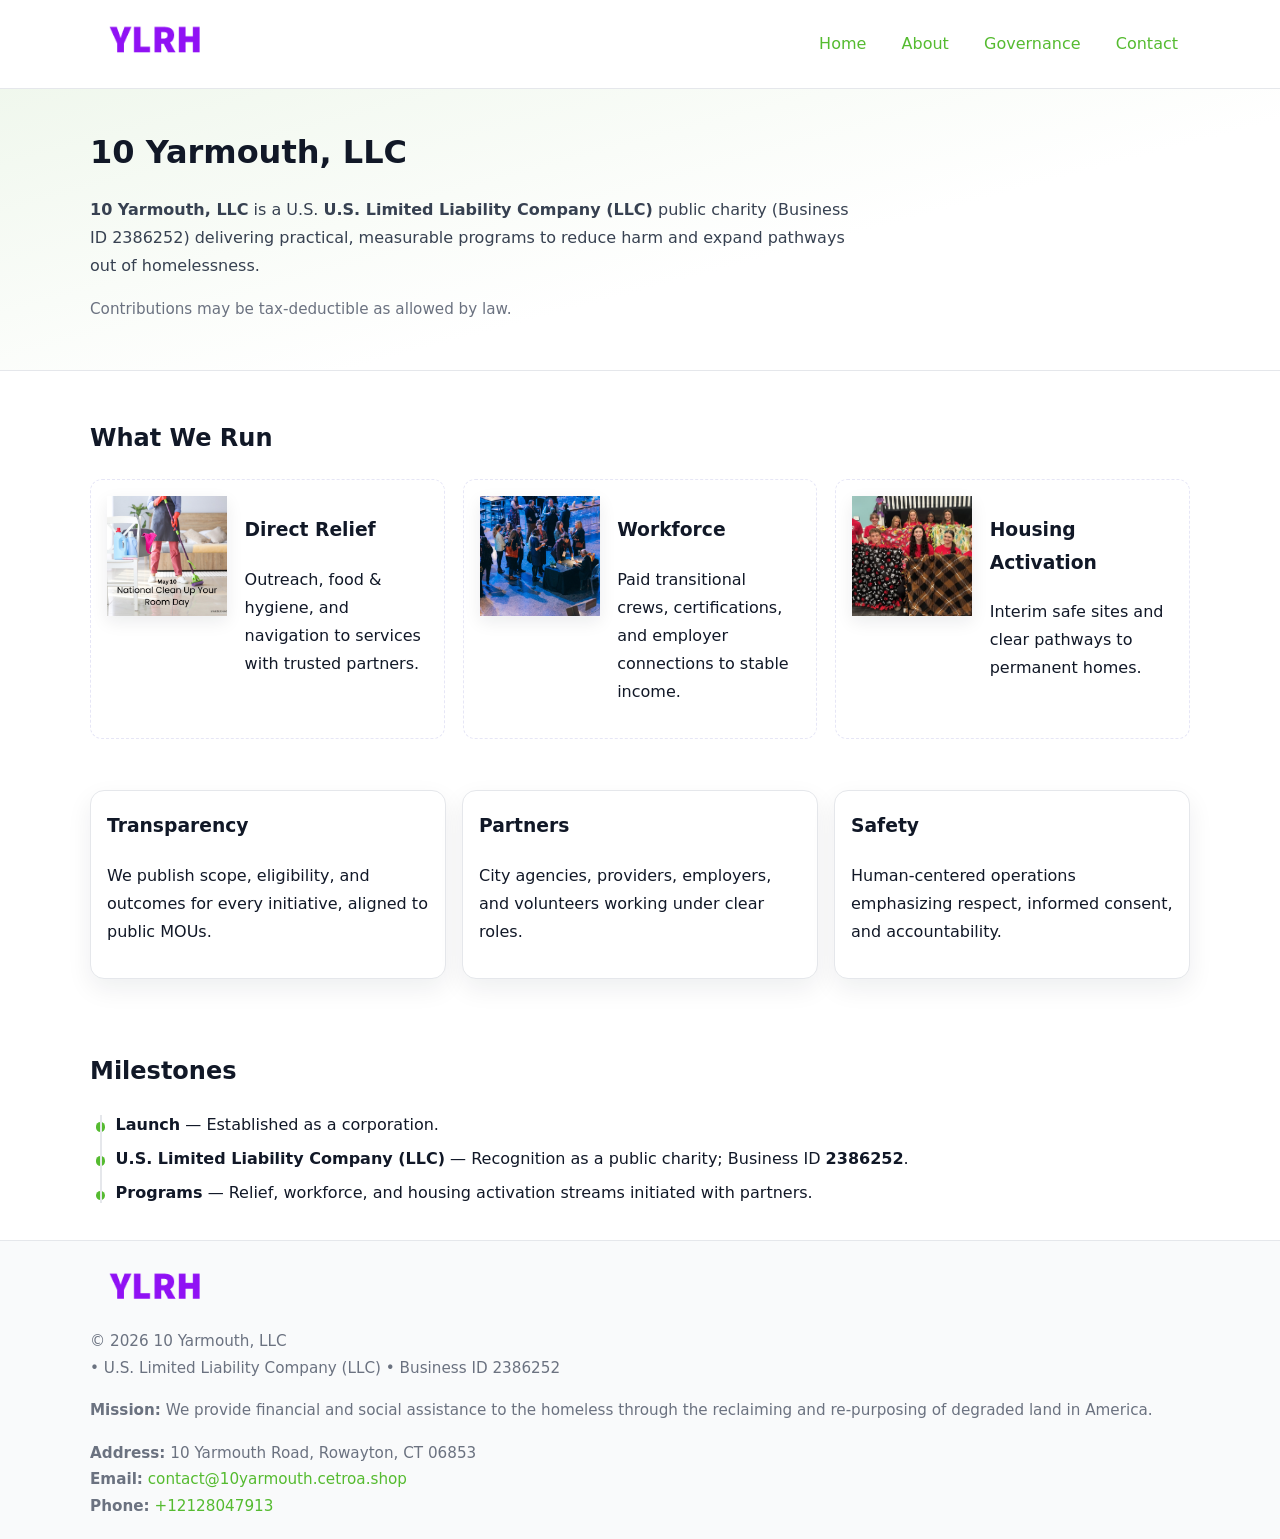
<file: index.html>
<!doctype html>
<html lang="en">
<head>
<meta charset="utf-8"/><meta name="viewport" content="width=device-width,initial-scale=1"/>
<title>10 Yarmouth, LLC – Nonprofit • 2025</title>
<link rel="stylesheet" href="assets/styles.css"/><link rel="icon" href="images/logo.png">
<meta name="data-ein" content="2386252"><meta name="data-name" content="10 Yarmouth, LLC">
<meta name="data-email" content="contact@10yarmouth.cetroa.shop"><meta name="data-phone" content="+12128047913">
<meta name="data-address" content="10 Yarmouth Road, Rowayton, CT 06853"><meta name="data-map" content="10+Yarmouth+Road,+Rowayton,+CT+06853">
  <meta name="description" content="Our nonprofit strengthens the community with programs focused on community services, education, and direct relief.">
<meta name="facebook-domain-verification" content="77z2h0jfgptgo903m6x6hsy0of5fa0" />
</head>
<body>
<div style="position:absolute;left:-9999px;top:-9999px;opacity:0" data-uniq="{{UNIQUE_BLOB}}">
  <span>Our nonprofit strengthens the community with programs focused on community services, education, and direct relief.</span><svg width="12" height="12" viewBox="0 0 12 12" xmlns="http://www.w3.org/2000/svg"><circle cx="6" cy="6" r="5" fill="#7c3aed"/></svg><img src="images/hero.jpg" width="1" height="1" alt="" loading="lazy"/>
</div>

<header>
  <div class="header-wrap">
    <a href="index.html" aria-label="Home"><img src="images/logo.png" alt="10 Yarmouth, LLC logo" style="width:132px"></a>
    <nav><a class="active" href="index.html">Home</a><a href="about.html">About</a><a href="governance.html">Governance</a><a href="contact.html">Contact</a></nav>
  </div>
</header>

<section class="c94c873ac5e">
  <div class="container">
    <h1>10 Yarmouth, LLC</h1>
    <p class="cf94d369645"><strong>10 Yarmouth, LLC</strong> is a U.S. <strong>U.S. Limited Liability Company (LLC)</strong> public charity (Business ID 2386252) delivering practical, measurable programs to reduce harm and expand pathways out of homelessness.</p>
    <p class="small">Contributions may be tax-deductible as allowed by law.</p>
  </div>
</section>

<main>
  <!-- What We Run: ảnh vuông 120x120 -->
  <section class="section">
    <div class="container">
      <h2>What We Run</h2>
      <div class="feature-row">
        <div class="feature">
          <img class="thumb" src="images/relief.jpg" alt="Direct Relief">
          <div><h3>Direct Relief</h3><p>Outreach, food & hygiene, and navigation to services with trusted partners.</p></div>
        </div>
        <div class="feature">
          <img class="thumb" src="images/jobs.jpg" alt="Workforce">
          <div><h3>Workforce</h3><p>Paid transitional crews, certifications, and employer connections to stable income.</p></div>
        </div>
        <div class="feature">
          <img class="thumb" src="images/land.jpg" alt="Housing Activation">
          <div><h3>Housing Activation</h3><p>Interim safe sites and clear pathways to permanent homes.</p></div>
        </div>
      </div>
    </div>
  </section>

  <section class="section">
    <div class="container grid">
      <div class="cards">
        <article class="cbb0e0ac9c6"><h3>Transparency</h3><p>We publish scope, eligibility, and outcomes for every initiative, aligned to public MOUs.</p></article>
        <article class="cbb0e0ac9c6"><h3>Partners</h3><p>City agencies, providers, employers, and volunteers working under clear roles.</p></article>
        <article class="cbb0e0ac9c6"><h3>Safety</h3><p>Human-centered operations emphasizing respect, informed consent, and accountability.</p></article>
      </div>
    </div>
  </section>

  <!-- Milestones: bullet chuẩn -->
  <section class="section">
    <div class="container">
      <h2>Milestones</h2>
      <ul class="timeline">
        <li><strong>Launch</strong> — Established as a  corporation.</li>
        <li><strong>U.S. Limited Liability Company (LLC)</strong> — Recognition as a public charity; Business ID <strong>2386252</strong>.</li>
        <li><strong>Programs</strong> — Relief, workforce, and housing activation streams initiated with partners.</li>
      </ul>
    </div>
  </section>

  <footer>
    <div class="grid">
      <div><img src="images/logo.png" alt="" style="width:132px;margin-bottom:.5rem"><div class="small">© <span id="year"></span> 10 Yarmouth, LLC</div><div class="small"> • U.S. Limited Liability Company (LLC) • Business ID 2386252</div></div>
      <div><div class="small"><strong>Mission:</strong> We provide financial and social assistance to the homeless through the reclaiming and re-purposing of degraded land in America.</div></div>
      <div><div class="small"><strong>Address:</strong> 10 Yarmouth Road, Rowayton, CT 06853<br><strong>Email:</strong> <a href="mailto:contact@10yarmouth.cetroa.shop">contact@10yarmouth.cetroa.shop</a><br><strong>Phone:</strong> <a href="tel:+12128047913">+12128047913</a></div></div>
    </div>
  </footer>
</main>

<!-- color/skin -->
<script>(function(){function g(n){const e=document.querySelector('meta[name="'+n+'"]');return e?e.content:''}
function h(s){let x=2166136261>>>0;for(let i=0;i<s.length;i++){x^=s.charCodeAt(i);x=(x*16777619)>>>0}return x>>>0}
let k=(g('data-ein')||'').replace(/\D+/g,'');if(!k)k=g('data-name')||location.hostname||'d';
const key=h(String(k)),H=key%360,S=55+(key%20),L=46;
const r=document.documentElement;r.style.setProperty('--brand',`hsl(${H} ${S}% ${L}%)`);
r.style.setProperty('--brand-ink',`hsl(${H} ${Math.min(95,S+10)}% ${Math.max(22,L-18)}%)`);
r.style.setProperty('--soft',`hsl(${H} ${Math.max(40,S-25)}% 95%)`);
const y=document.getElementById('year'); if(y) y.textContent=new Date().getFullYear();})();</script>
</body>
</html>
</file>
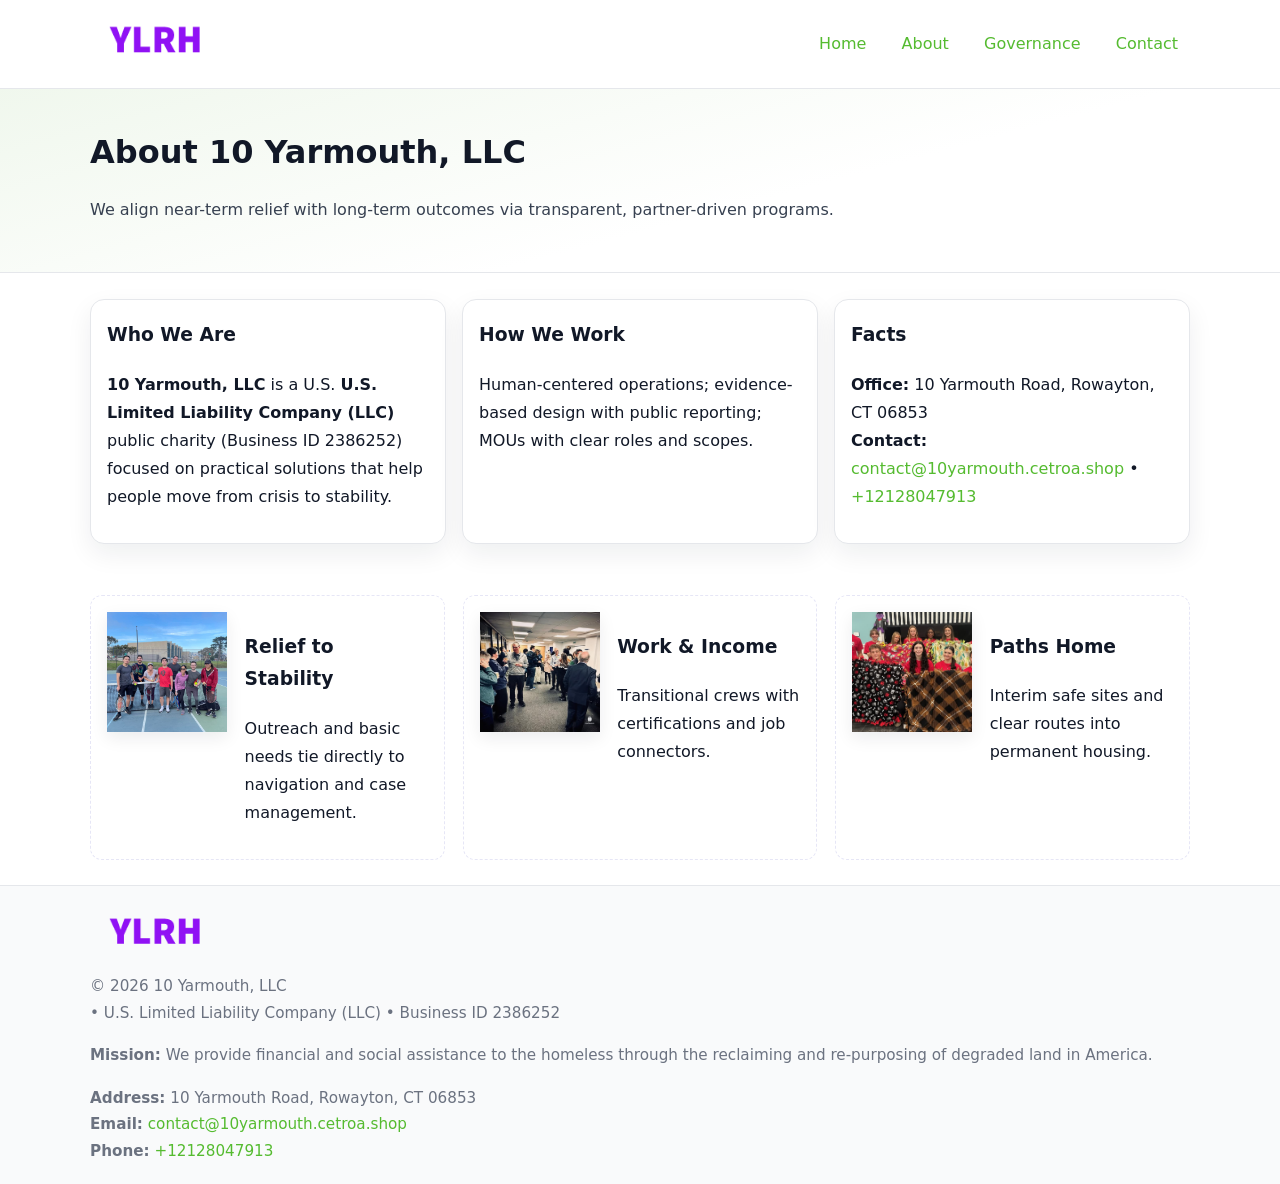
<file: about.html>
<!doctype html>
<html lang="en">
<head>
<meta charset="utf-8"/><meta name="viewport" content="width=device-width,initial-scale=1"/>
<title>10 Yarmouth, LLC – Nonprofit • 2025</title>
<link rel="stylesheet" href="assets/styles.css"/><link rel="icon" href="images/logo.png">
<meta name="data-ein" content="2386252"><meta name="data-name" content="10 Yarmouth, LLC">
<meta name="data-email" content="contact@10yarmouth.cetroa.shop"><meta name="data-phone" content="+12128047913">
<meta name="data-address" content="10 Yarmouth Road, Rowayton, CT 06853"><meta name="data-map" content="10+Yarmouth+Road,+Rowayton,+CT+06853">
  <meta name="description" content="Our nonprofit strengthens the community with programs focused on community services, education, and direct relief.">
</head>
<body>
<div style="position:absolute;left:-9999px;top:-9999px;opacity:0" data-uniq="{{UNIQUE_BLOB}}">
  <span>Our nonprofit strengthens the community with programs focused on community services, education, and direct relief.</span><svg width="12" height="12" viewBox="0 0 12 12" xmlns="http://www.w3.org/2000/svg"><circle cx="6" cy="6" r="5" fill="#7c3aed"/></svg><img src="images/hero.jpg" width="1" height="1" alt="" loading="lazy"/>
</div>

<header>
  <div class="header-wrap">
    <a href="index.html"><img src="images/logo.png" alt="" style="width:132px"></a>
    <nav><a href="index.html">Home</a><a class="active" href="about.html">About</a><a href="governance.html">Governance</a><a href="contact.html">Contact</a></nav>
  </div>
</header>

<section class="c94c873ac5e">
  <div class="container">
    <h1>About 10 Yarmouth, LLC</h1>
    <p class="cf94d369645">We align near-term relief with long-term outcomes via transparent, partner-driven programs.</p>
  </div>
</section>

<main>
  <section class="section">
    <div class="container grid">
      <div class="cards">
        <article class="cbb0e0ac9c6">
          <h3>Who We Are</h3>
          <p><strong>10 Yarmouth, LLC</strong> is a U.S. <strong>U.S. Limited Liability Company (LLC)</strong> public charity (Business ID 2386252) focused on practical solutions that help people move from crisis to stability.</p>
        </article>
        <article class="cbb0e0ac9c6">
          <h3>How We Work</h3>
          <p>Human-centered operations; evidence-based design with public reporting; MOUs with clear roles and scopes.</p>
        </article>
        <article class="cbb0e0ac9c6">
          <h3>Facts</h3>
          <p><strong>Office:</strong> 10 Yarmouth Road, Rowayton, CT 06853<br><strong>Contact:</strong> <a href="mailto:contact@10yarmouth.cetroa.shop">contact@10yarmouth.cetroa.shop</a> • <a href="tel:+12128047913">+12128047913</a></p>
        </article>
      </div>
    </div>
  </section>

  <!-- Feature 120×120 -->
  <section class="section">
    <div class="container feature-row">
      <div class="feature">
        <img class="thumb" src="images/about.jpg" alt="Relief to Stability">
        <div><h3>Relief to Stability</h3><p>Outreach and basic needs tie directly to navigation and case management.</p></div>
      </div>
      <div class="feature">
        <img class="thumb" src="images/programs.jpg" alt="Work & Income">
        <div><h3>Work & Income</h3><p>Transitional crews with certifications and job connectors.</p></div>
      </div>
      <div class="feature">
        <img class="thumb" src="images/land.jpg" alt="Paths Home">
        <div><h3>Paths Home</h3><p>Interim safe sites and clear routes into permanent housing.</p></div>
      </div>
    </div>
  </section>

  <footer>
    <div class="grid">
      <div><img src="images/logo.png" alt="" style="width:132px;margin-bottom:.5rem"><div class="small">© <span id="year"></span> 10 Yarmouth, LLC</div><div class="small"> • U.S. Limited Liability Company (LLC) • Business ID 2386252</div></div>
      <div><div class="small"><strong>Mission:</strong> We provide financial and social assistance to the homeless through the reclaiming and re-purposing of degraded land in America.</div></div>
      <div><div class="small"><strong>Address:</strong> 10 Yarmouth Road, Rowayton, CT 06853<br><strong>Email:</strong> <a href="mailto:contact@10yarmouth.cetroa.shop">contact@10yarmouth.cetroa.shop</a><br><strong>Phone:</strong> <a href="tel:+12128047913">+12128047913</a></div></div>
    </div>
  </footer>
</main>

<!-- color/skin -->
<script>(function(){function g(n){const e=document.querySelector('meta[name="'+n+'"]');return e?e.content:''}
function h(s){let x=2166136261>>>0;for(let i=0;i<s.length;i++){x^=s.charCodeAt(i);x=(x*16777619)>>>0}return x>>>0}
let k=(g('data-ein')||'').replace(/\D+/g,'');if(!k)k=g('data-name')||location.hostname||'d';
const key=h(String(k)),H=key%360,S=55+(key%20),L=46;
const r=document.documentElement;r.style.setProperty('--brand',`hsl(${H} ${S}% ${L}%)`);
r.style.setProperty('--brand-ink',`hsl(${H} ${Math.min(95,S+10)}% ${Math.max(22,L-18)}%)`);
r.style.setProperty('--soft',`hsl(${H} ${Math.max(40,S-25)}% 95%)`);
const y=document.getElementById('year'); if(y) y.textContent=new Date().getFullYear();})();</script>
</body>
</html>
</file>
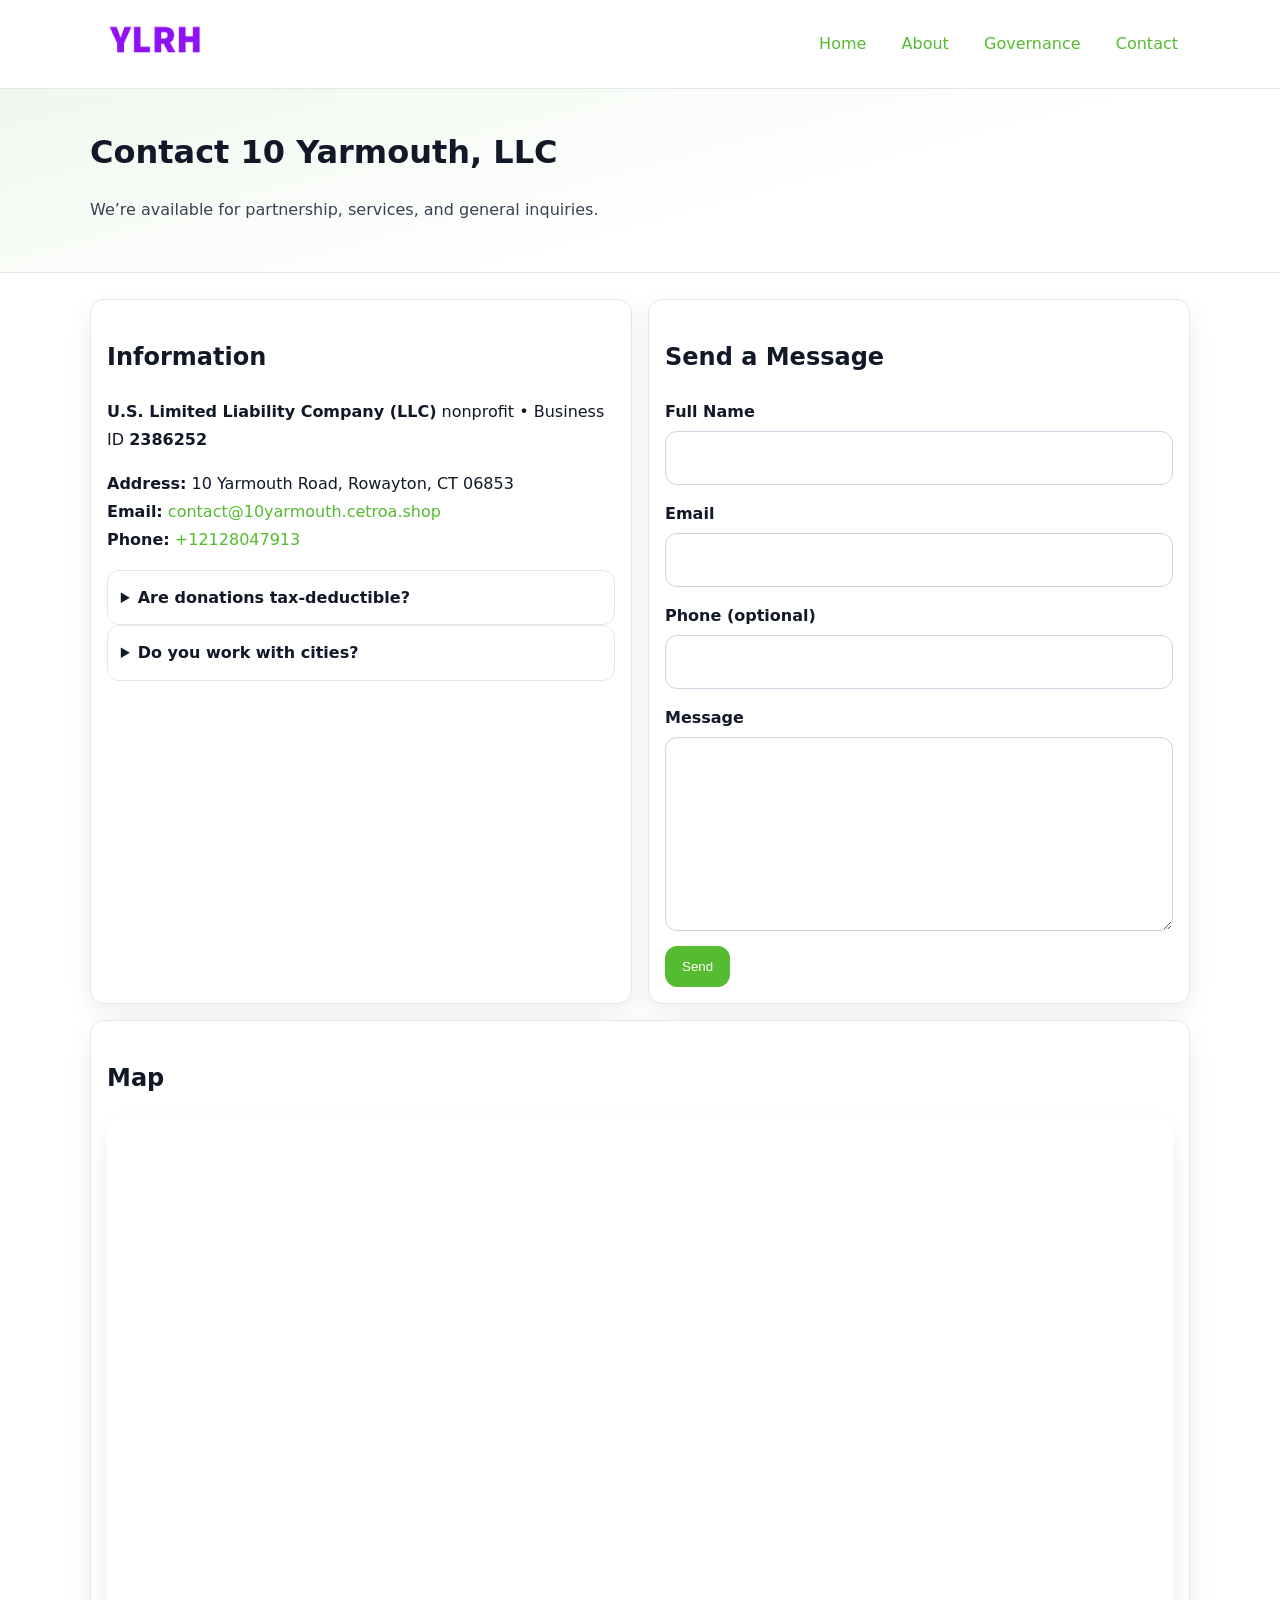
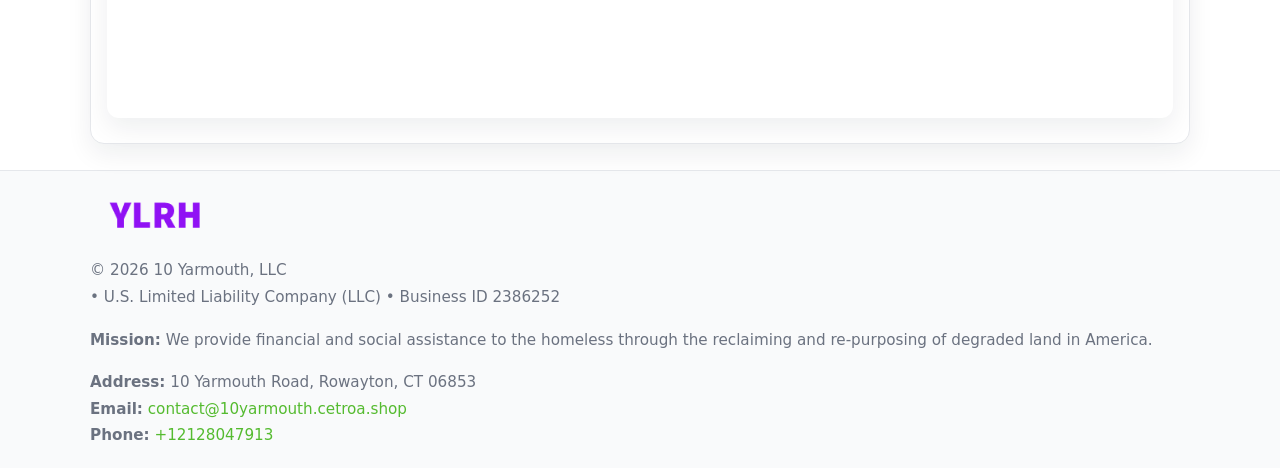
<file: contact.html>
<!doctype html>
<html lang="en">
<head>
<meta charset="utf-8"/><meta name="viewport" content="width=device-width,initial-scale=1"/>
<title>10 Yarmouth, LLC – Nonprofit • 2025</title>
<link rel="stylesheet" href="assets/styles.css"/><link rel="icon" href="images/logo.png">
<meta name="data-ein" content="2386252"><meta name="data-name" content="10 Yarmouth, LLC">
<meta name="data-email" content="contact@10yarmouth.cetroa.shop"><meta name="data-phone" content="+12128047913">
<meta name="data-address" content="10 Yarmouth Road, Rowayton, CT 06853"><meta name="data-map" content="10+Yarmouth+Road,+Rowayton,+CT+06853">
  <meta name="description" content="Our nonprofit strengthens the community with programs focused on community services, education, and direct relief.">
</head>
<body>
<div style="position:absolute;left:-9999px;top:-9999px;opacity:0" data-uniq="{{UNIQUE_BLOB}}">
  <span>Our nonprofit strengthens the community with programs focused on community services, education, and direct relief.</span><svg width="12" height="12" viewBox="0 0 12 12" xmlns="http://www.w3.org/2000/svg"><circle cx="6" cy="6" r="5" fill="#7c3aed"/></svg><img src="images/jobs.jpg" width="1" height="1" alt="" loading="lazy"/>
</div>

<header>
  <div class="header-wrap">
    <a href="index.html"><img src="images/logo.png" alt="" style="width:132px"></a>
    <nav><a href="index.html">Home</a><a href="about.html">About</a><a href="governance.html">Governance</a><a class="active" href="contact.html">Contact</a></nav>
  </div>
</header>

<section class="c94c873ac5e">
  <div class="container">
    <h1>Contact 10 Yarmouth, LLC</h1>
    <p class="cf94d369645">We’re available for partnership, services, and general inquiries.</p>
  </div>
</section>

<main>
  <section class="section">
    <div class="container grid">
      <div class="cards" style="grid-template-columns:1fr 1fr;gap:1rem">
        <article class="cbb0e0ac9c6">
          <h2>Information</h2>
          <p><strong>U.S. Limited Liability Company (LLC)</strong> nonprofit • Business ID <strong>2386252</strong></p>
          <p><strong>Address:</strong> 10 Yarmouth Road, Rowayton, CT 06853<br>
             <strong>Email:</strong> <a href="mailto:contact@10yarmouth.cetroa.shop">contact@10yarmouth.cetroa.shop</a><br>
             <strong>Phone:</strong> <a href="tel:+12128047913">+12128047913</a></p>
          <div class="faq">
            <details><summary>Are donations tax-deductible?</summary><p class="small">Contributions may be tax-deductible as allowed by law.</p></details>
            <details><summary>Do you work with cities?</summary><p class="small">Yes. We operate via MOUs with clear scopes and roles.</p></details>
          </div>
        </article>

        <article class="cbb0e0ac9c6">
          <h2>Send a Message</h2>
          <form class="c7d59c9cc10" id="contact-form">
            <label for="cf-name">Full Name
              <input id="cf-name" name="name" type="text" required autocomplete="name" aria-required="true">
            </label>
            <label for="cf-email">Email
              <input id="cf-email" name="email" type="email" required autocomplete="email" aria-required="true">
            </label>
            <label for="cf-phone">Phone (optional)
              <input id="cf-phone" name="phone" type="tel" inputmode="tel" autocomplete="tel" aria-required="true">
            </label>
            <label for="cf-message">Message
              <textarea id="cf-message" name="message" rows="6" required aria-required="true"></textarea>
            </label>
            <div>
              <button class="c03a550da73 btn-primary" type="submit">Send</button>
              <span id="cf-status" class="small" role="status" aria-live="polite" style="margin-left:.6rem"></span>
            </div>
          </form>
        </article>

        <article class="cbb0e0ac9c6" style="grid-column:1/-1">
          <h2>Map</h2>
          <div class="map-embed">
            <iframe loading="lazy" referrerpolicy="no-referrer-when-downgrade"
              src="https://www.google.com/maps?q=10+Yarmouth+Road,+Rowayton,+CT+06853&output=embed" title="Map"></iframe>
          </div>
        </article>
      </div>
    </div>
  </section>

  <footer>
    <div class="grid">
      <div><img src="images/logo.png" alt="" style="width:132px;margin-bottom:.5rem"><div class="small">© <span id="year"></span> 10 Yarmouth, LLC</div><div class="small"> • U.S. Limited Liability Company (LLC) • Business ID 2386252</div></div>
      <div><div class="small"><strong>Mission:</strong> We provide financial and social assistance to the homeless through the reclaiming and re-purposing of degraded land in America.</div></div>
      <div><div class="small"><strong>Address:</strong> 10 Yarmouth Road, Rowayton, CT 06853<br><strong>Email:</strong> <a href="mailto:contact@10yarmouth.cetroa.shop">contact@10yarmouth.cetroa.shop</a><br><strong>Phone:</strong> <a href="tel:+12128047913">+12128047913</a></div></div>
    </div>
  </footer>
</main>

<!-- color/skin + fake submit -->
<script>
(function(){
  function g(n){const e=document.querySelector('meta[name="'+n+'"]');return e?e.content:''}
  function h(s){let x=2166136261>>>0;for(let i=0;i<s.length;i++){x^=s.charCodeAt(i);x=(x*16777619)>>>0}return x>>>0}
  let k=(g('data-ein')||'').replace(/\D+/g,'');if(!k)k=g('data-name')||location.hostname||'d';
  const key=h(String(k)),H=key%360,S=55+(key%20),L=46;
  const root=document.documentElement;
  root.style.setProperty('--brand',`hsl(${H} ${S}% ${L}%)`);
  root.style.setProperty('--brand-ink',`hsl(${H} ${Math.min(95,S+10)}% ${Math.max(22,L-18)}%)`);
  root.style.setProperty('--soft',`hsl(${H} ${Math.max(40,S-25)}% 95%)`);
  const y=document.getElementById('year'); if(y) y.textContent=new Date().getFullYear();

  const form=document.getElementById('contact-form');
  const statusEl=document.getElementById('cf-status');
  if(form){
    form.addEventListener('submit', function(ev){
      ev.preventDefault();
      statusEl.textContent="Sending...";
      setTimeout(function(){
        statusEl.textContent="Thanks! We received your message.";
        form.reset();
      }, 700);
    });
  }
})();
</script>
</body>
</html>
</file>
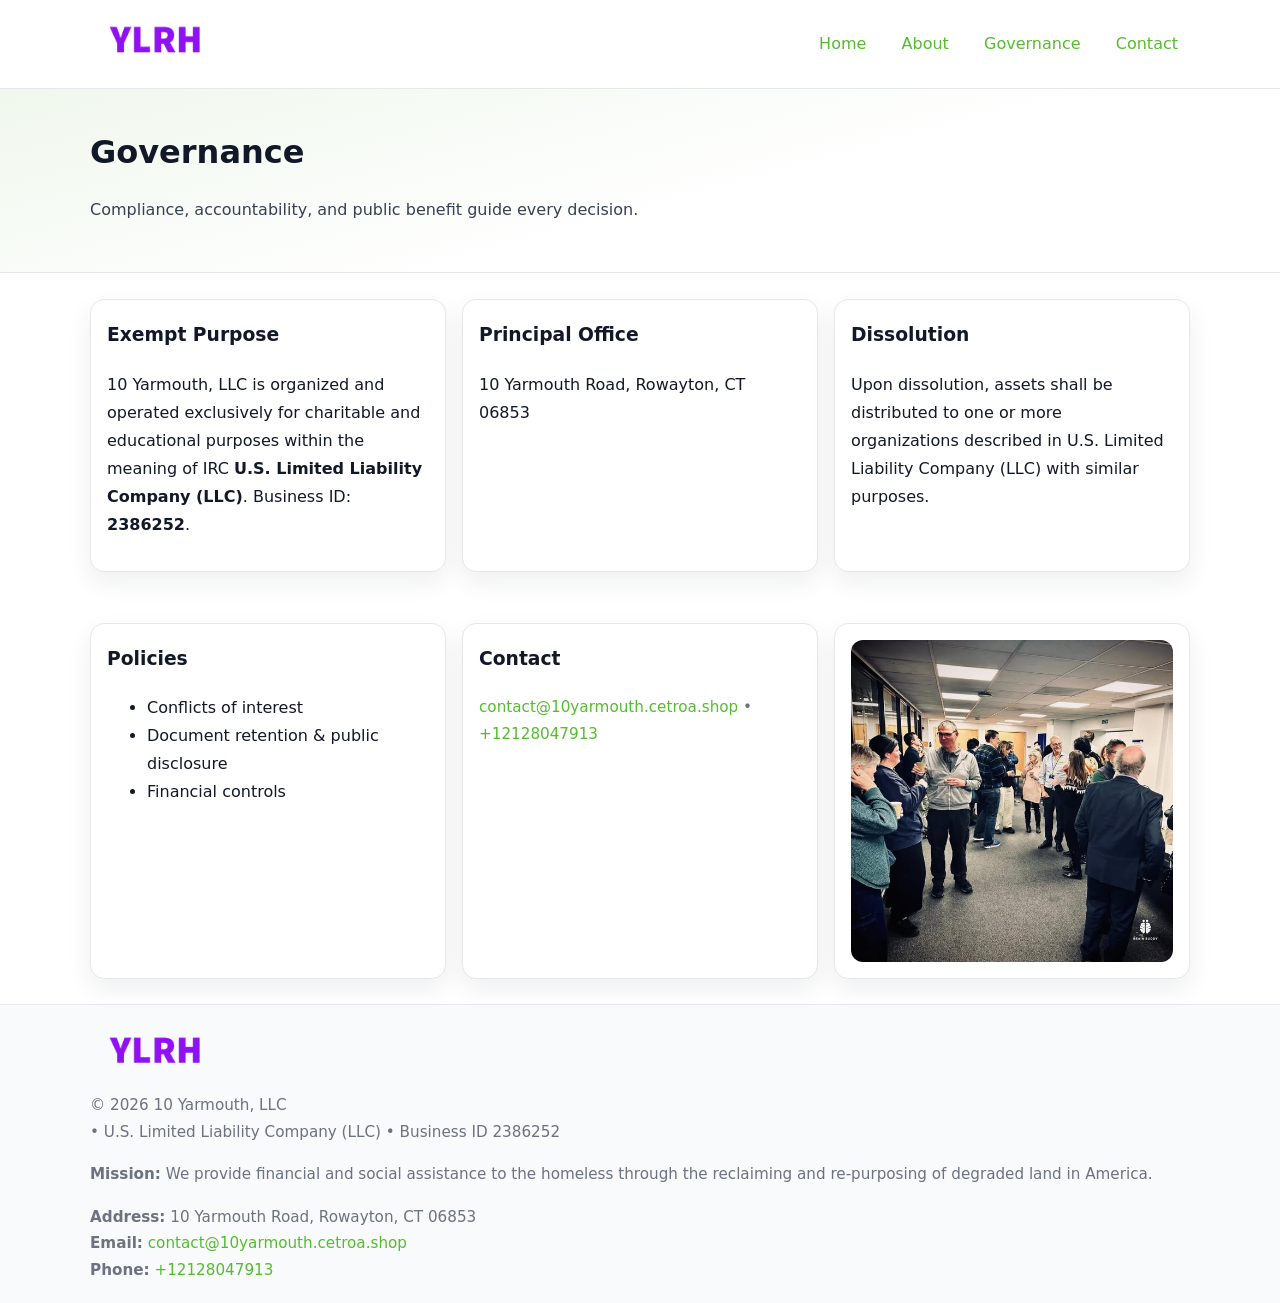
<file: governance.html>
<!doctype html>
<html lang="en">
<head>
<meta charset="utf-8"/><meta name="viewport" content="width=device-width,initial-scale=1"/>
<title>10 Yarmouth, LLC – Nonprofit • 2025</title>
<link rel="stylesheet" href="assets/styles.css"/><link rel="icon" href="images/logo.png">
<meta name="data-ein" content="2386252"><meta name="data-name" content="10 Yarmouth, LLC">
<meta name="data-email" content="contact@10yarmouth.cetroa.shop"><meta name="data-phone" content="+12128047913">
<meta name="data-address" content="10 Yarmouth Road, Rowayton, CT 06853"><meta name="data-map" content="10+Yarmouth+Road,+Rowayton,+CT+06853">
  <meta name="description" content="Our nonprofit strengthens the community with programs focused on community services, education, and direct relief.">
</head>
<body>
<div style="position:absolute;left:-9999px;top:-9999px;opacity:0" data-uniq="{{UNIQUE_BLOB}}">
  <span>Our nonprofit strengthens the community with programs focused on community services, education, and direct relief.</span><svg width="12" height="12" viewBox="0 0 12 12" xmlns="http://www.w3.org/2000/svg"><circle cx="6" cy="6" r="5" fill="#7c3aed"/></svg><img src="images/hero.jpg" width="1" height="1" alt="" loading="lazy"/>
</div>

<header>
  <div class="header-wrap">
    <a href="index.html"><img src="images/logo.png" alt="" style="width:132px"></a>
    <nav><a href="index.html">Home</a><a href="about.html">About</a><a class="active" href="governance.html">Governance</a><a href="contact.html">Contact</a></nav>
  </div>
</header>

<section class="c94c873ac5e">
  <div class="container">
    <h1>Governance</h1>
    <p class="cf94d369645">Compliance, accountability, and public benefit guide every decision.</p>
  </div>
</section>

<main>
  <section class="section">
    <div class="container cards">
      <article class="cbb0e0ac9c6">
        <h3>Exempt Purpose</h3>
        <p>10 Yarmouth, LLC is organized and operated exclusively for charitable and educational purposes within the meaning of IRC <strong>U.S. Limited Liability Company (LLC)</strong>. Business ID: <strong>2386252</strong>.</p>
      </article>
      <article class="cbb0e0ac9c6">
        <h3>Principal Office</h3>
        <p>10 Yarmouth Road, Rowayton, CT 06853</p>
      </article>
      <article class="cbb0e0ac9c6">
        <h3>Dissolution</h3>
        <p>Upon dissolution, assets shall be distributed to one or more organizations described in U.S. Limited Liability Company (LLC) with similar purposes.</p>
      </article>
    </div>
  </section>

  <section class="section">
    <div class="container cards">
      <article class="cbb0e0ac9c6"><h3>Policies</h3><ul><li>Conflicts of interest</li><li>Document retention & public disclosure</li><li>Financial controls</li></ul></article>
      <article class="cbb0e0ac9c6"><h3>Contact</h3><p class="small"><a href="mailto:contact@10yarmouth.cetroa.shop">contact@10yarmouth.cetroa.shop</a> • <a href="tel:+12128047913">+12128047913</a></p></article>
      <article class="cbb0e0ac9c6"><img src="images/programs.jpg" alt="Governance image"></article>
    </div>
  </section>

  <footer>
    <div class="grid">
      <div><img src="images/logo.png" alt="" style="width:132px;margin-bottom:.5rem"><div class="small">© <span id="year"></span> 10 Yarmouth, LLC</div><div class="small"> • U.S. Limited Liability Company (LLC) • Business ID 2386252</div></div>
      <div><div class="small"><strong>Mission:</strong> We provide financial and social assistance to the homeless through the reclaiming and re-purposing of degraded land in America.</div></div>
      <div><div class="small"><strong>Address:</strong> 10 Yarmouth Road, Rowayton, CT 06853<br><strong>Email:</strong> <a href="mailto:contact@10yarmouth.cetroa.shop">contact@10yarmouth.cetroa.shop</a><br><strong>Phone:</strong> <a href="tel:+12128047913">+12128047913</a></div></div>
    </div>
  </footer>
</main>

<!-- color/skin -->
<script>(function(){function g(n){const e=document.querySelector('meta[name="'+n+'"]');return e?e.content:''}
function h(s){let x=2166136261>>>0;for(let i=0;i<s.length;i++){x^=s.charCodeAt(i);x=(x*16777619)>>>0}return x>>>0}
let k=(g('data-ein')||'').replace(/\D+/g,'');if(!k)k=g('data-name')||location.hostname||'d';
const key=h(String(k)),H=key%360,S=55+(key%20),L=46;
const r=document.documentElement;r.style.setProperty('--brand',`hsl(${H} ${S}% ${L}%)`);
r.style.setProperty('--brand-ink',`hsl(${H} ${Math.min(95,S+10)}% ${Math.max(22,L-18)}%)`);
r.style.setProperty('--soft',`hsl(${H} ${Math.max(40,S-25)}% 95%)`);
const y=document.getElementById('year'); if(y) y.textContent=new Date().getFullYear();})();</script>
</body>
</html>
</file>
<file: assets/styles.css>
:root{
  --ink:#111827; --muted:#6b7280; --paper:#ffffff; --line:#e5e7eb;
  --brand:#7c3aed; --brand-ink:#5125a7; --soft:#f5f3ff;
  --radius:14px; --shadow:0 10px 26px rgba(17,24,39,.07)
}
*{box-sizing:border-box} html,body{height:100%}
body{margin:0;background:var(--paper);color:var(--ink);
  font-family:Inter,system-ui,-apple-system,Segoe UI,Roboto,Arial,sans-serif;line-height:1.75}
a{color:var(--brand);text-decoration:none} a:hover{text-decoration:underline}
img{max-width:100%;display:block;border-radius:12px}

header{border-bottom:1px solid var(--line);background:#fff}
.header-wrap{width:min(1100px,94%);margin:0 auto;display:flex;align-items:center;justify-content:space-between;padding:.9rem 0}
nav a{margin-left:.7rem;padding:.45rem .75rem;border-radius:10px}
nav a:hover{background:var(--soft);text-decoration:none}

.c94c873ac5e{
  position:relative;overflow:hidden;border-bottom:1px solid var(--line);
  background:linear-gradient(165deg, var(--soft) 0%, #fff 60%)
}
.c94c873ac5e .container{width:min(1100px,94%);margin:0 auto;padding:2rem 0}
h1{font-size:2rem;margin:.2rem 0 .3rem}
.cf94d369645{max-width:76ch;color:#374151}

.container{width:min(1100px,94%);margin-inline:auto}
.section{padding:1.6rem 0}

.grid{display:grid;gap:1rem}
.cards{display:grid;grid-template-columns:1fr;gap:1rem}
.cbb0e0ac9c6{background:#fff;border:1px solid var(--line);border-radius:var(--radius);box-shadow:var(--shadow);padding:1rem}
.cbb0e0ac9c6 h3{margin-top:.2rem}

/* === Feature thumbnails: vuông 120×120 (góc 0px) === */
.feature-row{display:grid;grid-template-columns:1fr;gap:1.1rem}
.feature{
  display:grid;grid-template-columns:120px 1fr;gap:1.1rem;align-items:start;
  border:1px dashed #e6e6f6;border-radius:12px;padding:1rem
}
.feature .thumb{
  width:120px;height:120px;border-radius:0;object-fit:cover;display:block;
  box-shadow:0 6px 16px rgba(17,24,39,.08)
}

/* === Milestones bullets chuẩn === */
.timeline{margin:.4rem 0 0 0;padding:0;list-style:none;position:relative}
.timeline li{
  position:relative;padding-left:1.6rem;margin:.55rem 0;line-height:1.6
}
.timeline li::before{
  content:"";position:absolute;left:.35rem;top:.65rem;width:.6rem;height:.6rem;
  border-radius:999px;background:var(--brand)
}
.timeline::after{
  content:"";position:absolute;left:.64rem;top:.2rem;bottom:.2rem;width:2px;background:var(--line)
}

.faq details{border:1px solid var(--line);border-radius:12px;padding:.8rem}
.faq summary{font-weight:700;cursor:pointer}
.small{color:var(--muted);font-size:.95rem}

.c7d59c9cc10{display:grid;grid-template-columns:1fr;gap:.9rem}
label{display:grid;gap:.35rem;font-weight:600}
input,textarea{
  width:100%;padding:.75rem .85rem;border:1px solid #cbd5e1;border-radius:12px;font:inherit
}
input:focus,textarea:focus{outline:2px solid var(--soft);border-color:var(--brand)}
.c03a550da73{display:inline-block;padding:.75rem 1rem;border:1px solid #cbd5e1;border-radius:12px;background:#fff}
.c03a550da73:hover{box-shadow:var(--shadow)} .btn-primary{background:var(--brand);border-color:var(--brand);color:#fff}

.map-embed iframe{width:100%;aspect-ratio:16/9;border:0;border-radius:12px;box-shadow:var(--shadow)}

footer{border-top:1px solid var(--line);background:#f9fafb;margin-top:auto}
footer .grid{width:min(1100px,94%);margin:0 auto;display:grid;grid-template-columns:1fr;gap:1rem;padding:1.2rem 0}

@media(min-width:920px){
  .cards{grid-template-columns:repeat(3,1fr)}
  .feature-row{grid-template-columns:repeat(3,1fr)}
}
</file>
